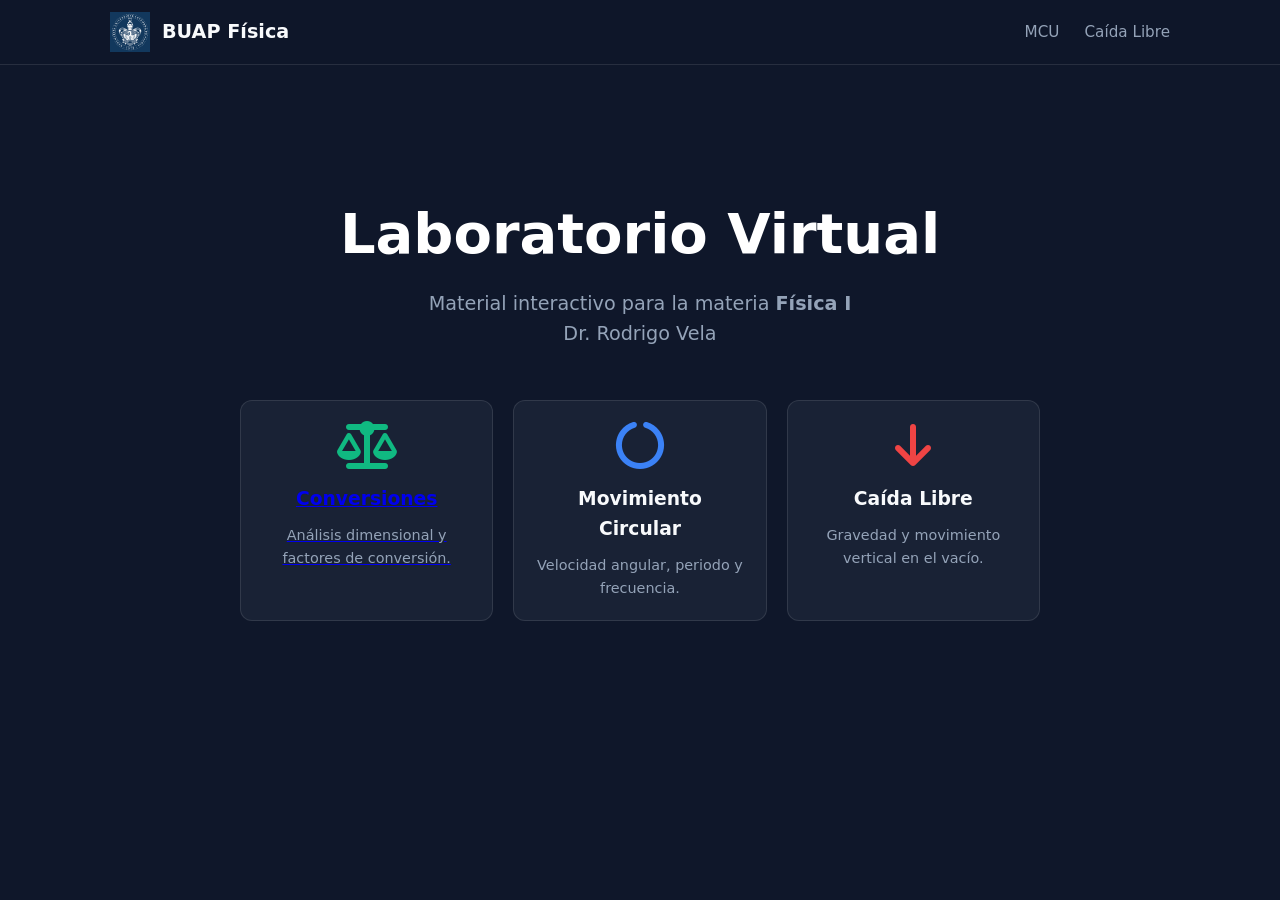
<file: index.html>
<!DOCTYPE html>
<html lang="es">
<head>
    <meta charset="UTF-8">
    <meta name="viewport" content="width=device-width, initial-scale=1.0">
    <title>Física I - BUAP</title>
    <link rel="stylesheet" href="css/estilos.css">
    <!-- Iconos -->
    <link rel="stylesheet" href="https://cdnjs.cloudflare.com/ajax/libs/font-awesome/6.4.0/css/all.min.css">
</head>
<body>

    <header>
        <div class="container header-flex">
            <a href="index.html" class="logo">
                <img src="img/logo-buap.png" alt="Logo BUAP" class="logo-img">
                BUAP Física
            </a>
            <nav class="nav-links">
                <a href="mcu.html">MCU</a>
                <a href="caida.html">Caída Libre</a>
            </nav>
        </div>
    </header>

    <section style="height: 90vh; display: flex; align-items: center; text-align: center;">
        <div class="container">
            <h1 style="font-size: 3.5rem; margin-bottom: 10px; color: white;">Laboratorio Virtual</h1>
            <p style="color: var(--text-muted); font-size: 1.2rem; margin-bottom: 50px;">
                Material interactivo para la materia <strong>Física I</strong><br>
                Dr. Rodrigo Vela
            </p>
            
            <div class="concept-grid" style="max-width: 800px; margin: 0 auto;">
                <!-- Tarjeta Conversiones -->
                <a href="conversiones.html" class="card" id="card-conv">
                    <i class="fa-solid fa-scale-balanced anim-balanza" style="font-size: 3rem; color: #10b981; margin-bottom: 15px;"></i>
                    <h3>Conversiones</h3>
                    <p style="font-size: 0.9rem; color: #94a3b8; margin-top: 10px;">Análisis dimensional y factores de conversión.</p>
                </a>
                <!-- Tarjeta MCU -->
                <a href="mcu.html" class="card" style="text-decoration: none; color: inherit; transition: transform 0.2s;">
                    <i class="fa-solid fa-circle-notch fa-spin" style="font-size: 3rem; color: var(--primary); margin-bottom: 15px; --fa-animation-duration: 3s;"></i>
                    <h3>Movimiento Circular</h3>
                    <p style="font-size: 0.9rem; color: #94a3b8; margin-top: 10px;">Velocidad angular, periodo y frecuencia.</p>
                </a>

                <!-- Tarjeta Caída Libre -->
                <a href="caida.html" class="card" style="text-decoration: none; color: inherit; transition: transform 0.2s;">
                    <i class="fa-solid fa-arrow-down fa-bounce" style="font-size: 3rem; color: var(--danger); margin-bottom: 15px;"></i>
                    <h3>Caída Libre</h3>
                    <p style="font-size: 0.9rem; color: #94a3b8; margin-top: 10px;">Gravedad y movimiento vertical en el vacío.</p>
                </a>
            </div>
        </div>
    </section>

</body>
</html>
</file>
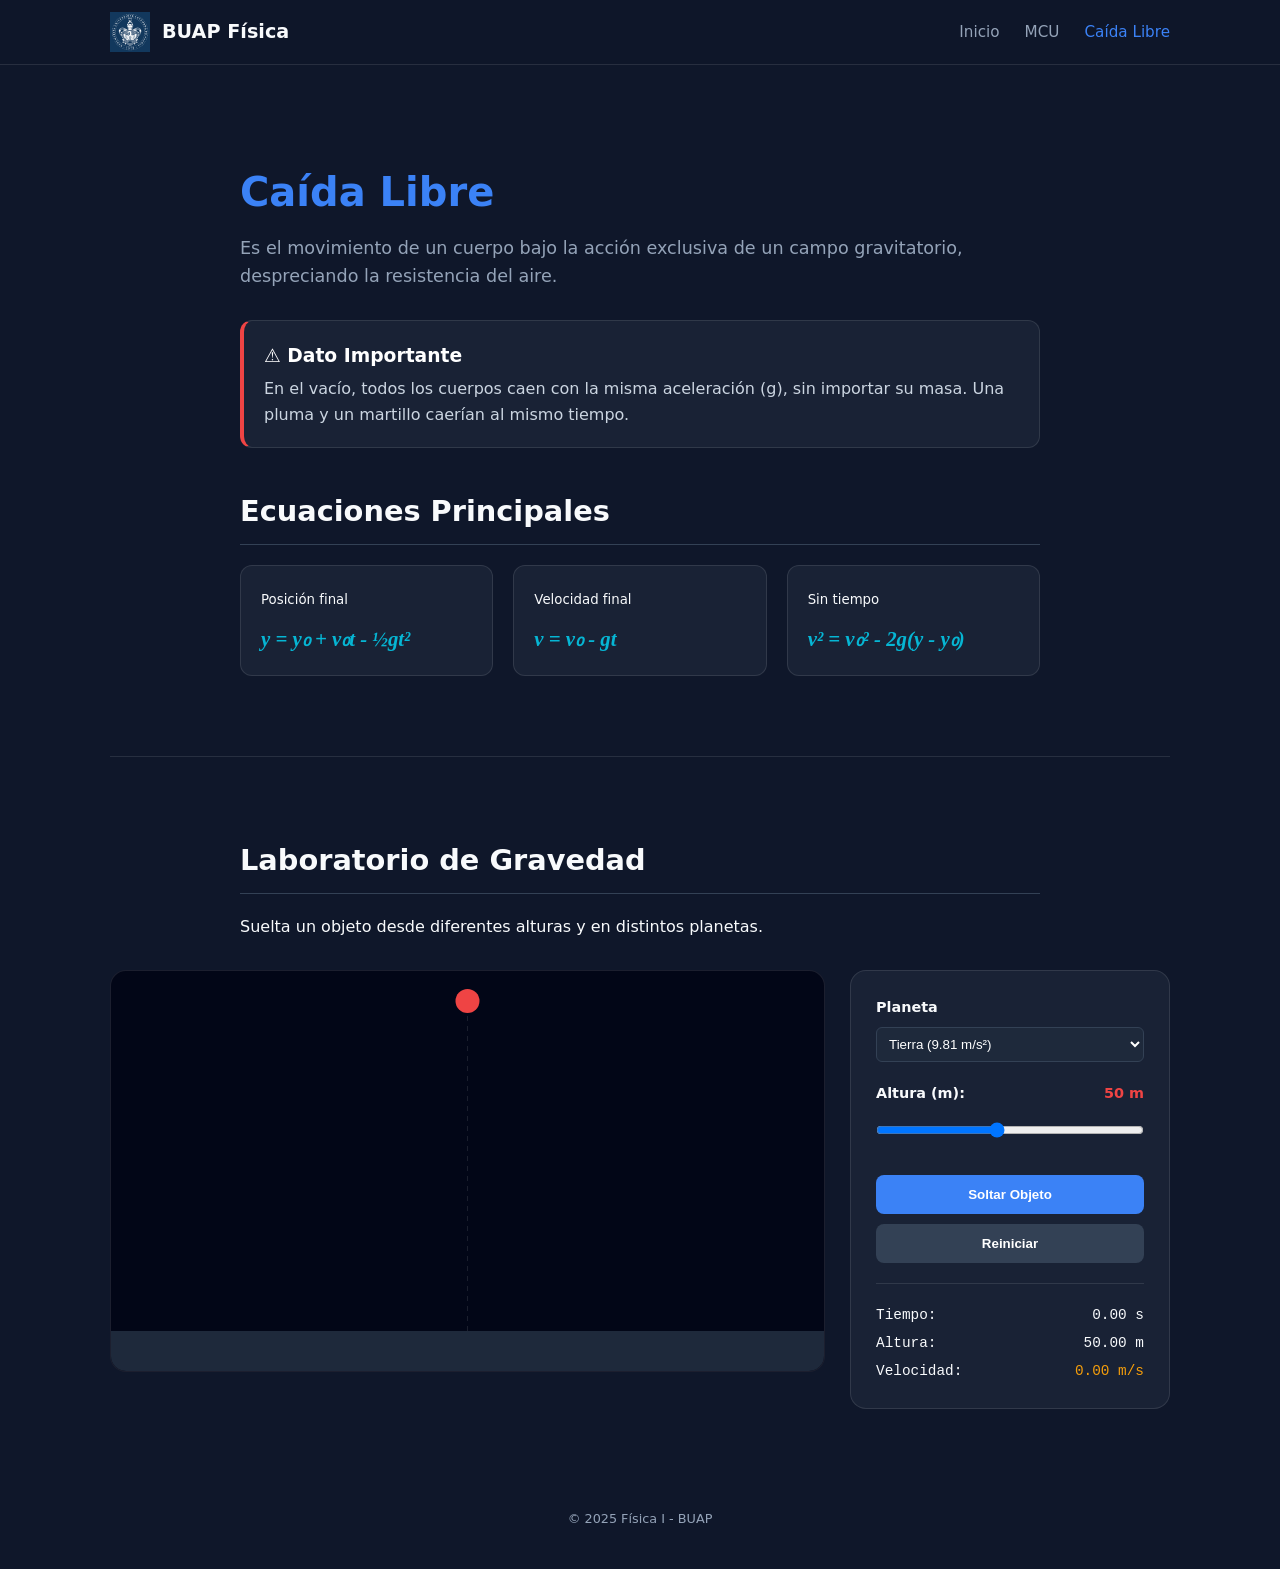
<file: caida.html>
<!DOCTYPE html>
<html lang="es">
<head>
    <meta charset="UTF-8">
    <meta name="viewport" content="width=device-width, initial-scale=1.0">
    <title>Caída Libre - Física I</title>
    <link rel="stylesheet" href="css/estilos.css">
    <link rel="stylesheet" href="https://cdnjs.cloudflare.com/ajax/libs/font-awesome/6.4.0/css/all.min.css">
</head>
<body>

    <header>
        <div class="container header-flex">
            <a href="index.html" class="logo">
                <img src="img/logo-buap.png" alt="Logo BUAP" class="logo-img">
                BUAP Física
            </a>
            <nav class="nav-links">
                <a href="index.html">Inicio</a>
                <a href="mcu.html">MCU</a>
                <a href="caida.html" class="active">Caída Libre</a>
            </nav>
        </div>
    </header>

    <main class="container" style="margin-top: 100px;">
        
        <section class="theory-section">
            <h1>Caída Libre</h1>
            <p style="font-size: 1.1rem; color: var(--text-muted); margin-bottom: 30px;">
                Es el movimiento de un cuerpo bajo la acción exclusiva de un campo gravitatorio, despreciando la resistencia del aire.
            </p>

            <div class="card" style="border-left: 4px solid var(--danger); margin-bottom: 40px;">
                <h3 style="color: white;">⚠️ Dato Importante</h3>
                <p style="margin-top: 5px; color: #cbd5e1;">
                    En el vacío, todos los cuerpos caen con la misma aceleración (g), sin importar su masa. Una pluma y un martillo caerían al mismo tiempo.
                </p>
            </div>

            <h2>Ecuaciones Principales</h2>
            <div class="concept-grid">
                <div class="card">
                    <small>Posición final</small>
                    <div class="math">y = y₀ + v₀t - ½gt²</div>
                </div>
                <div class="card">
                    <small>Velocidad final</small>
                    <div class="math">v = v₀ - gt</div>
                </div>
                <div class="card">
                    <small>Sin tiempo</small>
                    <div class="math">v² = v₀² - 2g(y - y₀)</div>
                </div>
            </div>
        </section>

        <!-- SIMULACIÓN -->
        <section id="simulacion" style="border-top: 1px solid rgba(255,255,255,0.1); padding-top: 40px;">
            <div class="theory-section text-center">
                <h2>Laboratorio de Gravedad</h2>
                <p>Suelta un objeto desde diferentes alturas y en distintos planetas.</p>
            </div>

            <div class="sim-wrapper">
                <div class="canvas-container">
                    <canvas id="caidaCanvas"></canvas>
                </div>

                <div class="controls">
                    <div class="control-group">
                        <label>Planeta</label>
                        <select id="sel-planet">
                            <option value="9.81">Tierra (9.81 m/s²)</option>
                            <option value="1.62">Luna (1.62 m/s²)</option>
                            <option value="3.71">Marte (3.71 m/s²)</option>
                            <option value="24.79">Júpiter (24.79 m/s²)</option>
                        </select>
                    </div>
                    <div class="control-group">
                        <label>Altura (m): <span id="val-h" style="color: var(--danger)">50 m</span></label>
                        <input type="range" id="range-h" min="10" max="100" value="50">
                    </div>

                    <button id="btn-action" class="btn">Soltar Objeto</button>
                    <button id="btn-reset" class="btn" style="background: #334155;">Reiniciar</button>

                    <hr style="border: 0; border-top: 1px solid rgba(255,255,255,0.1); margin: 20px 0;">

                    <div style="font-family: var(--font-mono); font-size: 0.9rem;">
                        <div style="display:flex; justify-content:space-between; margin-bottom:5px;">
                            <span>Tiempo:</span> <span id="out-t">0.00 s</span>
                        </div>
                        <div style="display:flex; justify-content:space-between; margin-bottom:5px;">
                            <span>Altura:</span> <span id="out-y">50.00 m</span>
                        </div>
                        <div style="display:flex; justify-content:space-between;">
                            <span>Velocidad:</span> <span id="out-v" style="color: var(--accent);">0.00 m/s</span>
                        </div>
                    </div>
                </div>
            </div>
        </section>

    </main>

    <footer style="text-align: center; padding: 40px; color: var(--text-muted); font-size: 0.8rem;">
        <p>&copy; 2025 Física I - BUAP</p>
    </footer>

    <script src="js/simulacion_caida.js"></script>
</body>
</html>
</file>
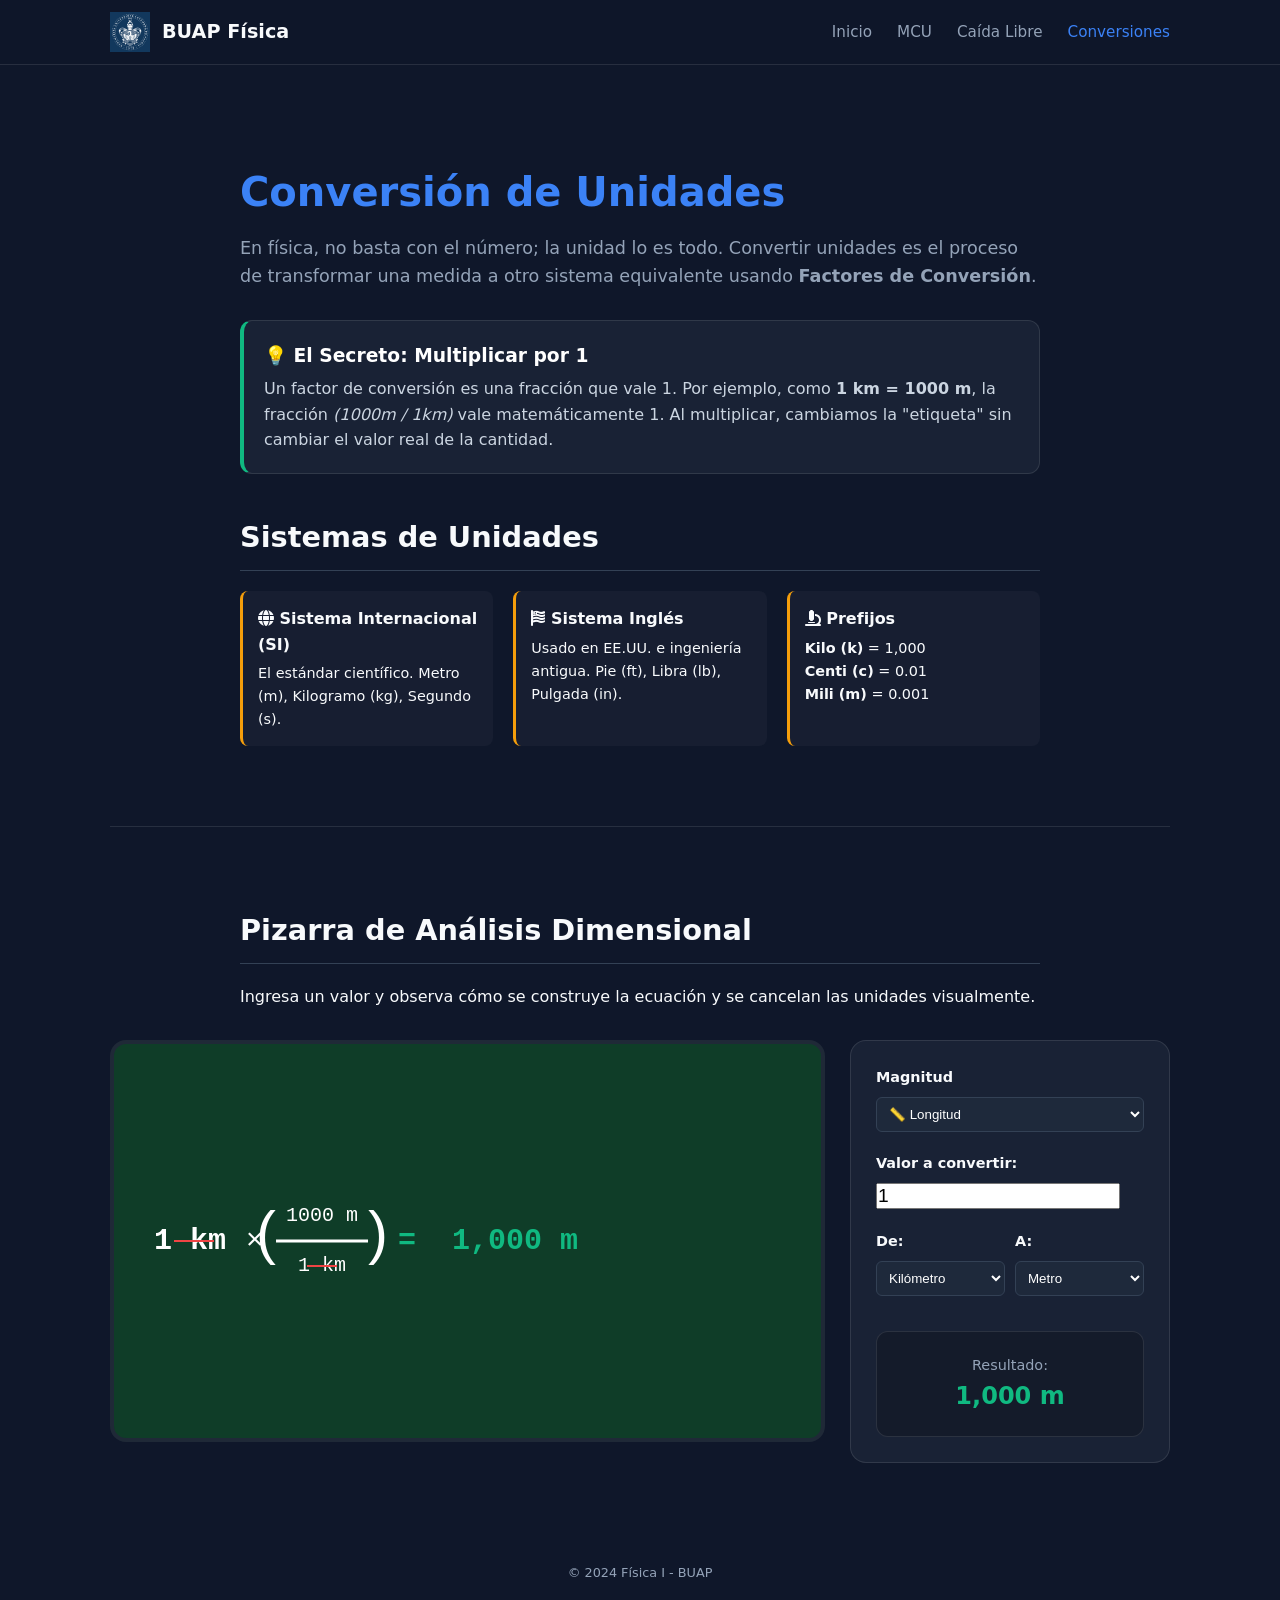
<file: conversiones.html>
<!DOCTYPE html>
<html lang="es">
<head>
    <meta charset="UTF-8">
    <meta name="viewport" content="width=device-width, initial-scale=1.0">
    <title>Conversiones - Física I</title>
    <link rel="stylesheet" href="css/estilos.css">
    <link rel="stylesheet" href="https://cdnjs.cloudflare.com/ajax/libs/font-awesome/6.4.0/css/all.min.css">
</head>
<body>

    <header>
        <div class="container header-flex">
            <a href="index.html" class="logo">
                <img src="img/logo-buap.png" alt="Logo BUAP" class="logo-img">
                BUAP Física
            </a>
            <nav class="nav-links">
                <a href="index.html">Inicio</a>
                <a href="mcu.html">MCU</a>
                <a href="caida.html">Caída Libre</a>
                <a href="conversiones.html" class="active">Conversiones</a>
            </nav>
        </div>
    </header>

    <main class="container" style="margin-top: 100px;">
        
        <!-- TEORÍA -->
        <section class="theory-section">
            <h1>Conversión de Unidades</h1>
            <p style="font-size: 1.1rem; color: var(--text-muted); margin-bottom: 30px;">
                En física, no basta con el número; la unidad lo es todo. Convertir unidades es el proceso de transformar una medida a otro sistema equivalente usando <strong>Factores de Conversión</strong>.
            </p>

            <div class="card" style="border-left: 4px solid #10b981; margin-bottom: 40px;">
                <h3 style="color: white;">💡 El Secreto: Multiplicar por 1</h3>
                <p style="margin-top: 5px; color: #cbd5e1;">
                    Un factor de conversión es una fracción que vale 1. Por ejemplo, como <strong>1 km = 1000 m</strong>, la fracción <em>(1000m / 1km)</em> vale matemáticamente 1. Al multiplicar, cambiamos la "etiqueta" sin cambiar el valor real de la cantidad.
                </p>
            </div>

            <h2>Sistemas de Unidades</h2>
            <div class="concept-grid">
                <div class="formula-card">
                    <h4><i class="fa-solid fa-globe"></i> Sistema Internacional (SI)</h4>
                    <p style="font-size: 0.9rem; margin-top: 5px;">El estándar científico. Metro (m), Kilogramo (kg), Segundo (s).</p>
                </div>
                <div class="formula-card">
                    <h4><i class="fa-solid fa-flag-usa"></i> Sistema Inglés</h4>
                    <p style="font-size: 0.9rem; margin-top: 5px;">Usado en EE.UU. e ingeniería antigua. Pie (ft), Libra (lb), Pulgada (in).</p>
                </div>
                <div class="formula-card">
                    <h4><i class="fa-solid fa-microscope"></i> Prefijos</h4>
                    <p style="font-size: 0.9rem; margin-top: 5px;">
                        <strong>Kilo (k)</strong> = 1,000<br>
                        <strong>Centi (c)</strong> = 0.01<br>
                        <strong>Mili (m)</strong> = 0.001
                    </p>
                </div>
            </div>
        </section>

        <!-- SIMULACIÓN -->
        <section id="simulacion" style="border-top: 1px solid rgba(255,255,255,0.1); padding-top: 40px;">
            <div class="theory-section text-center">
                <h2>Pizarra de Análisis Dimensional</h2>
                <p>Ingresa un valor y observa cómo se construye la ecuación y se cancelan las unidades visualmente.</p>
            </div>

            <div class="sim-wrapper">
                <!-- Canvas / Pizarrón -->
                <div class="canvas-container" style="background-color: #0f3d28; border: 4px solid #1f2937;"> <!-- Color pizarrón verde oscuro -->
                    <canvas id="convCanvas"></canvas>
                </div>

                <!-- Controles -->
                <div class="controls">
                    <div class="control-group">
                        <label>Magnitud</label>
                        <select id="type-select">
                            <option value="longitud">📏 Longitud</option>
                            <option value="masa">⚖️ Masa</option>
                            <option value="tiempo">⏱️ Tiempo</option>
                        </select>
                    </div>

                    <div class="control-group">
                        <label>Valor a convertir:</label>
                        <input type="number" id="input-val" value="1" step="0.1" style="font-size:1.2rem;">
                    </div>

                    <div style="display: flex; gap: 10px;">
                        <div class="control-group" style="flex:1;">
                            <label>De:</label>
                            <select id="unit-from"></select>
                        </div>
                        <div class="control-group" style="flex:1;">
                            <label>A:</label>
                            <select id="unit-to"></select>
                        </div>
                    </div>

                    <div class="card" style="background: rgba(0,0,0,0.2); margin-top: 15px; text-align: center;">
                        <span style="font-size: 0.9rem; color: #94a3b8;">Resultado:</span>
                        <h2 id="result-text" style="color: #10b981;">...</h2>
                    </div>
                </div>
            </div>
        </section>

    </main>

    <footer style="text-align: center; padding: 40px; color: var(--text-muted); font-size: 0.8rem;">
        <p>&copy; 2024 Física I - BUAP</p>
    </footer>

    <script src="js/simulacion_conversiones.js"></script>
</body>
</html>
</file>
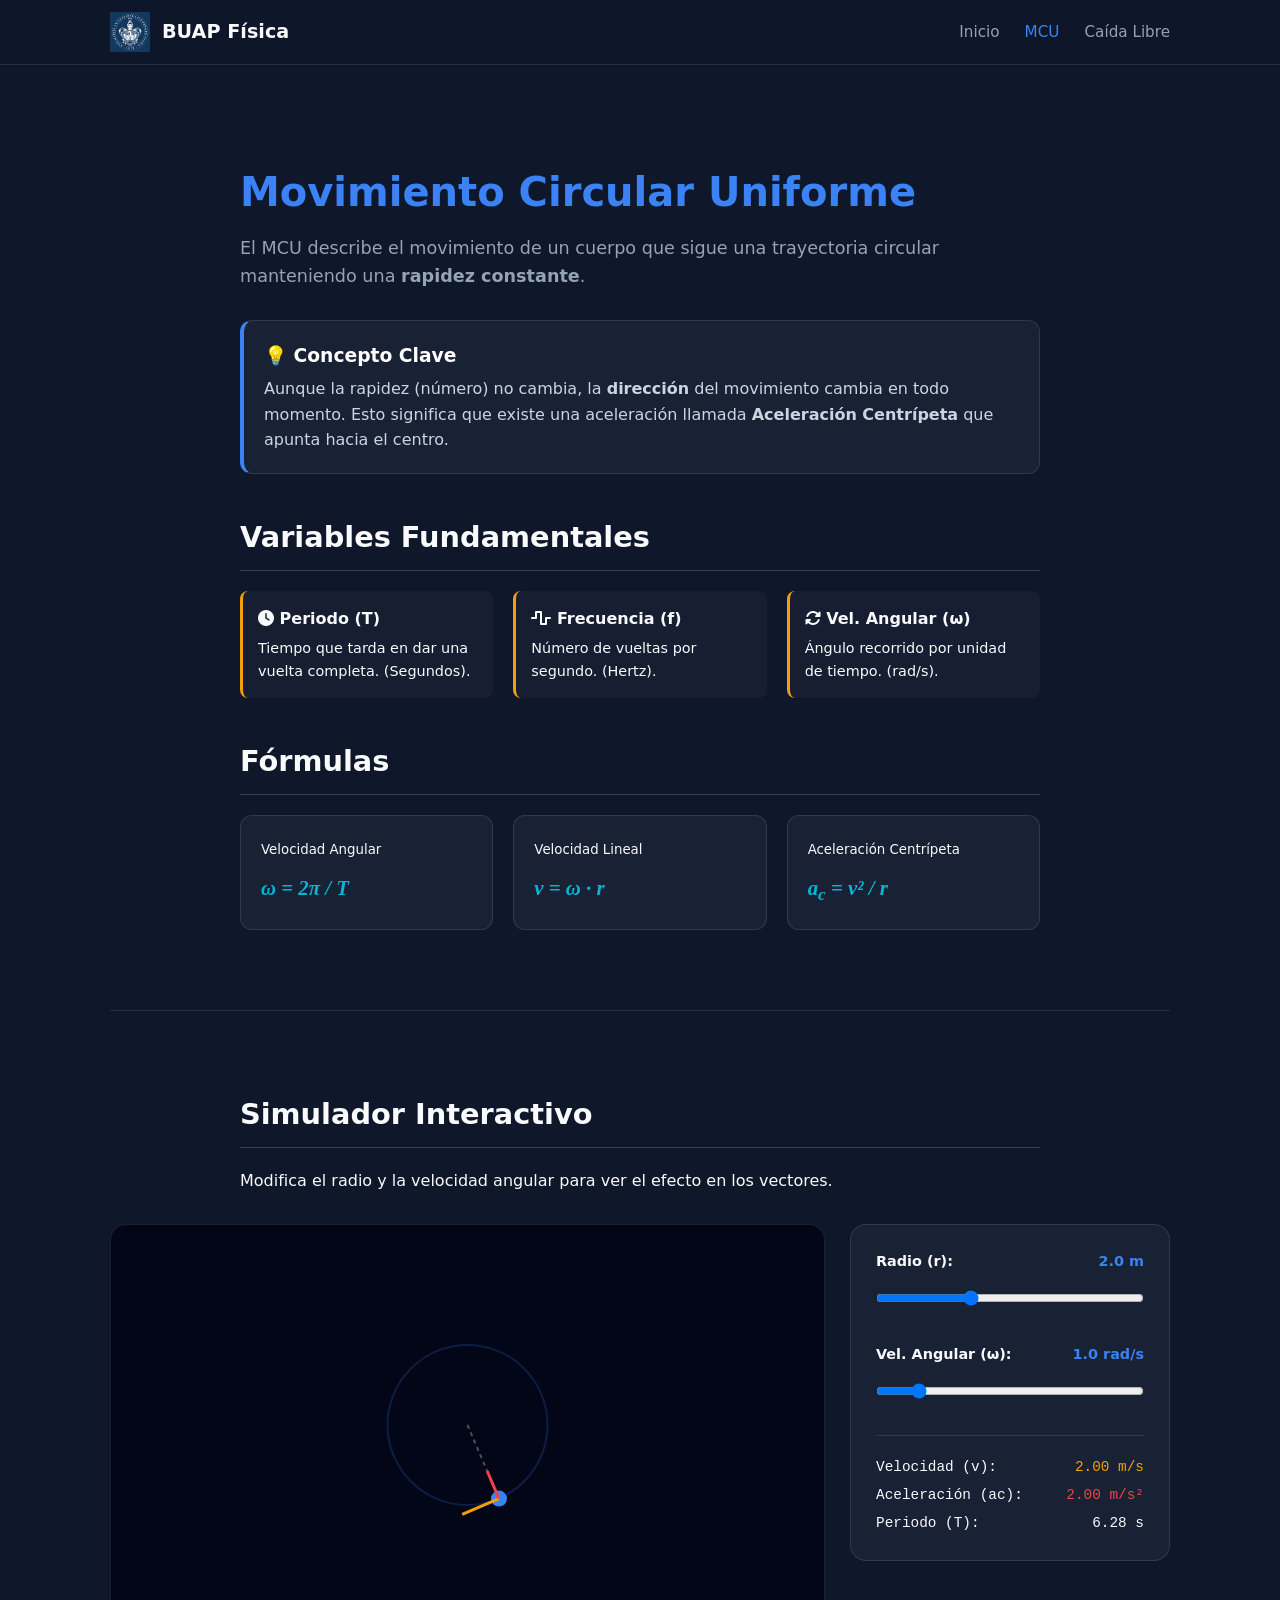
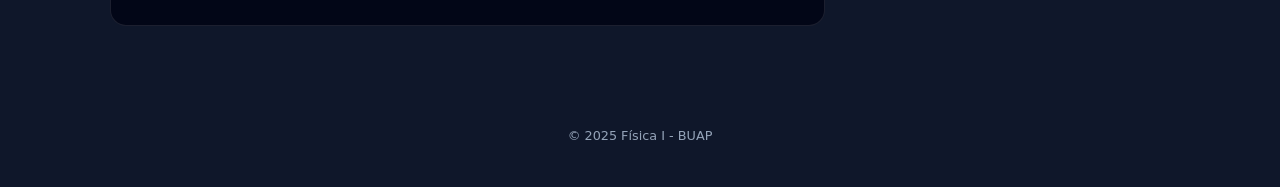
<file: mcu.html>
<!DOCTYPE html>
<html lang="es">
<head>
    <meta charset="UTF-8">
    <meta name="viewport" content="width=device-width, initial-scale=1.0">
    <title>MCU - Física I</title>
    <link rel="stylesheet" href="css/estilos.css">
    <link rel="stylesheet" href="https://cdnjs.cloudflare.com/ajax/libs/font-awesome/6.4.0/css/all.min.css">
</head>
<body>

    <header>
        <div class="container header-flex">
            <a href="index.html" class="logo">
                <img src="img/logo-buap.png" alt="Logo BUAP" class="logo-img">
                BUAP Física
            </a>
            <nav class="nav-links">
                <a href="index.html">Inicio</a>
                <a href="mcu.html" class="active">MCU</a>
                <a href="caida.html">Caída Libre</a>
            </nav>
        </div>
    </header>

    <main class="container" style="margin-top: 100px;">
        
        <!-- TEORÍA -->
        <section class="theory-section">
            <h1>Movimiento Circular Uniforme</h1>
            <p style="font-size: 1.1rem; color: var(--text-muted); margin-bottom: 30px;">
                El MCU describe el movimiento de un cuerpo que sigue una trayectoria circular manteniendo una <strong>rapidez constante</strong>.
            </p>

            <div class="card" style="border-left: 4px solid var(--primary); margin-bottom: 40px;">
                <h3 style="color: white;">💡 Concepto Clave</h3>
                <p style="margin-top: 5px; color: #cbd5e1;">
                    Aunque la rapidez (número) no cambia, la <strong>dirección</strong> del movimiento cambia en todo momento. Esto significa que existe una aceleración llamada <strong>Aceleración Centrípeta</strong> que apunta hacia el centro.
                </p>
            </div>

            <h2>Variables Fundamentales</h2>
            <div class="concept-grid">
                <div class="formula-card">
                    <h4><i class="fa-solid fa-clock"></i> Periodo (T)</h4>
                    <p style="font-size: 0.9rem; margin-top: 5px;">Tiempo que tarda en dar una vuelta completa. (Segundos).</p>
                </div>
                <div class="formula-card">
                    <h4><i class="fa-solid fa-wave-square"></i> Frecuencia (f)</h4>
                    <p style="font-size: 0.9rem; margin-top: 5px;">Número de vueltas por segundo. (Hertz).</p>
                </div>
                <div class="formula-card">
                    <h4><i class="fa-solid fa-rotate"></i> Vel. Angular (ω)</h4>
                    <p style="font-size: 0.9rem; margin-top: 5px;">Ángulo recorrido por unidad de tiempo. (rad/s).</p>
                </div>
            </div>

            <h2>Fórmulas</h2>
            <div class="concept-grid">
                <div class="card">
                    <small>Velocidad Angular</small>
                    <div class="math">ω = 2π / T</div>
                </div>
                <div class="card">
                    <small>Velocidad Lineal</small>
                    <div class="math">v = ω · r</div>
                </div>
                <div class="card">
                    <small>Aceleración Centrípeta</small>
                    <div class="math">a<sub>c</sub> = v² / r</div>
                </div>
            </div>
        </section>

        <!-- SIMULACIÓN -->
        <section id="simulacion" style="border-top: 1px solid rgba(255,255,255,0.1); padding-top: 40px;">
            <div class="theory-section text-center">
                <h2>Simulador Interactivo</h2>
                <p>Modifica el radio y la velocidad angular para ver el efecto en los vectores.</p>
            </div>

            <div class="sim-wrapper">
                <div class="canvas-container">
                    <canvas id="mcuCanvas"></canvas>
                </div>

                <div class="controls">
                    <div class="control-group">
                        <label>Radio (r): <span id="val-r" style="color: var(--primary)">2.0 m</span></label>
                        <input type="range" id="range-r" min="1" max="4" step="0.1" value="2.0">
                    </div>
                    <div class="control-group">
                        <label>Vel. Angular (ω): <span id="val-w" style="color: var(--primary)">1.0 rad/s</span></label>
                        <input type="range" id="range-w" min="0.5" max="5" step="0.1" value="1.0">
                    </div>

                    <hr style="border: 0; border-top: 1px solid rgba(255,255,255,0.1); margin: 20px 0;">

                    <div style="font-family: var(--font-mono); font-size: 0.9rem;">
                        <div style="display:flex; justify-content:space-between; margin-bottom:5px;">
                            <span>Velocidad (v):</span> <span id="out-v" style="color: var(--accent);">0.00 m/s</span>
                        </div>
                        <div style="display:flex; justify-content:space-between; margin-bottom:5px;">
                            <span>Aceleración (ac):</span> <span id="out-ac" style="color: var(--danger);">0.00 m/s²</span>
                        </div>
                        <div style="display:flex; justify-content:space-between;">
                            <span>Periodo (T):</span> <span id="out-t">0.00 s</span>
                        </div>
                    </div>
                </div>
            </div>
        </section>

    </main>

    <footer style="text-align: center; padding: 40px; color: var(--text-muted); font-size: 0.8rem;">
        <p>&copy; 2025 Física I - BUAP</p>
    </footer>

    <script src="js/simulacion_mcu.js"></script>
</body>
</html>
</file>
<file: css/estilos.css>
/* css/estilos.css */

/* --- VARIABLES Y RESET --- */
:root {
    --bg-dark: #0f172a;       /* Fondo principal oscuro */
    --bg-card: rgba(30, 41, 59, 0.7);
    --bg-header: rgba(15, 23, 42, 0.95);
    --text-main: #f8fafc;
    --text-muted: #94a3b8;
    --primary: #3b82f6;       /* Azul principal */
    --secondary: #06b6d4;     /* Cyan */
    --accent: #f59e0b;        /* Naranja */
    --danger: #ef4444;        /* Rojo */
    --font-body: system-ui, -apple-system, sans-serif;
    --font-mono: 'Fira Code', monospace;
    --radius: 16px;
    --glass-border: 1px solid rgba(255, 255, 255, 0.1);
}

* { margin: 0; padding: 0; box-sizing: border-box; }

body {
    background-color: var(--bg-dark);
    color: var(--text-main);
    font-family: var(--font-body);
    line-height: 1.6;
    overflow-x: hidden;
}

/* --- HEADER Y LOGO (CORREGIDO) --- */
header {
    position: fixed;
    top: 0; width: 100%;
    background: var(--bg-header);
    backdrop-filter: blur(10px);
    border-bottom: var(--glass-border);
    z-index: 1000;
    padding: 12px 0;
}

.header-flex { display: flex; justify-content: space-between; align-items: center; }

.logo {
    display: flex;
    align-items: center;
    text-decoration: none;
    color: var(--text-main);
    font-weight: 700;
    font-size: 1.2rem;
}

/* CLASE CLAVE PARA EL LOGO */
.logo-img {
    height: 40px;           /* Altura fija controlada */
    width: auto;            /* Ancho automático */
    margin-right: 12px;
    object-fit: contain;
}

.nav-links a {
    color: var(--text-muted);
    text-decoration: none;
    margin-left: 20px;
    font-size: 0.95rem;
    transition: 0.2s;
}
.nav-links a:hover, .nav-links a.active { color: var(--primary); }

/* --- CONTENEDORES --- */
.container { max-width: 1100px; margin: 0 auto; padding: 0 20px; }

section { padding: 60px 0; }

/* --- ESTILOS DE TEORÍA (NUEVO) --- */
.theory-section { max-width: 800px; margin: 0 auto; }

.theory-section h1 { font-size: 2.5rem; margin-bottom: 10px; color: var(--primary); }
.theory-section h2 { font-size: 1.8rem; margin-top: 40px; margin-bottom: 20px; border-bottom: 1px solid #334155; padding-bottom: 10px; }

.concept-grid {
    display: grid;
    grid-template-columns: repeat(auto-fit, minmax(240px, 1fr));
    gap: 20px;
    margin: 20px 0;
}

.card {
    background: var(--bg-card);
    border: var(--glass-border);
    border-radius: 12px;
    padding: 20px;
    transition: all 0.3s ease; /* Asegura que la luz aparezca suavemente */
}

.card:hover {
    transform: translateY(-8px);  /* Sube un poco más */
    border-color: var(--primary); /* Borde azul */
    
    /* ESTA ES LA MAGIA (LUZ): */
    /* Sombra horizontal | vertical | difuminado | color con transparencia */
    box-shadow: 0 10px 30px rgba(59, 130, 246, 0.4); 
    
    cursor: pointer; /* Cambia el cursor a manita */
}

.formula-card {
    background: rgba(255,255,255,0.03);
    border-left: 3px solid var(--accent);
    padding: 15px;
    border-radius: 8px;
}

.math {
    font-family: 'Times New Roman', serif;
    font-style: italic;
    font-size: 1.3rem;
    color: var(--secondary);
    margin-top: 10px;
    font-weight: bold;
}

/* --- SIMULADOR --- */
.sim-wrapper {
    display: grid;
    grid-template-columns: 1fr 320px;
    gap: 25px;
    align-items: start;
    margin-top: 30px;
}

.canvas-container {
    background: #020617;
    border-radius: var(--radius);
    border: var(--glass-border);
    aspect-ratio: 16/9;
    position: relative;
    overflow: hidden;
}
canvas { width: 100%; height: 100%; display: block; }

.controls { background: var(--bg-card); padding: 25px; border-radius: var(--radius); border: var(--glass-border); }

.control-group { margin-bottom: 20px; }
.control-group label { display: flex; justify-content: space-between; margin-bottom: 8px; font-size: 0.9rem; font-weight: 600; }

input[type=range], select {
    width: 100%;
    background: #1e293b;
    border: 1px solid #334155;
    color: white;
    padding: 8px;
    border-radius: 6px;
}

.btn {
    display: block; width: 100%; text-align: center;
    background: var(--primary); color: white; border: none;
    padding: 12px; border-radius: 8px; cursor: pointer; font-weight: bold;
    margin-top: 10px;
}
.btn:hover { opacity: 0.9; }

/* --- RESPONSIVE --- */
@media (max-width: 900px) {
    .sim-wrapper { grid-template-columns: 1fr; }
}

/* --- AGREGAR AL FINAL DE css/estilos.css --- */

/* Definición de la animación de giro (MCU) */
@keyframes rotacion-constante {
    from { transform: rotate(0deg); }
    to { transform: rotate(360deg); }
}

/* Definición de la animación de caída (Gravedad) */
@keyframes efecto-caida {
    0% {
        transform: translateY(-15px);
        opacity: 0;
    }
    20% {
        opacity: 1;
    }
    80% {
        transform: translateY(15px);
        opacity: 1;
    }
    100% {
        transform: translateY(25px);
        opacity: 0;
    }
}

/* Clases que aplicaremos al HTML */
.anim-mcu {
    /* Gira una vuelta completa cada 4 segundos de forma lineal */
    animation: rotacion-constante 4s linear infinite;
}

.anim-caida {
    /* Cae cada 1.5 segundos con efecto de aceleración (ease-in) */
    animation: efecto-caida 1.5s ease-in infinite;
}

/* --- NUEVO PARA CONVERSIONES --- */

/* Animación Balanza (balanceo suave) */
@keyframes balanceo {
    0% { transform: rotate(0deg); }
    25% { transform: rotate(10deg); }
    75% { transform: rotate(-10deg); }
    100% { transform: rotate(0deg); }
}

.anim-balanza {
    animation: balanceo 3s ease-in-out infinite;
}

/* Luz Azul para MCU */
#card-mcu:hover {
    border-color: var(--primary);
    box-shadow: 0 0 30px rgba(59, 130, 246, 0.5);
}

/* Luz Roja para Caída Libre */
#card-caida:hover {
    border-color: var(--danger);
    box-shadow: 0 0 30px rgba(239, 68, 68, 0.5);
}
</file>
